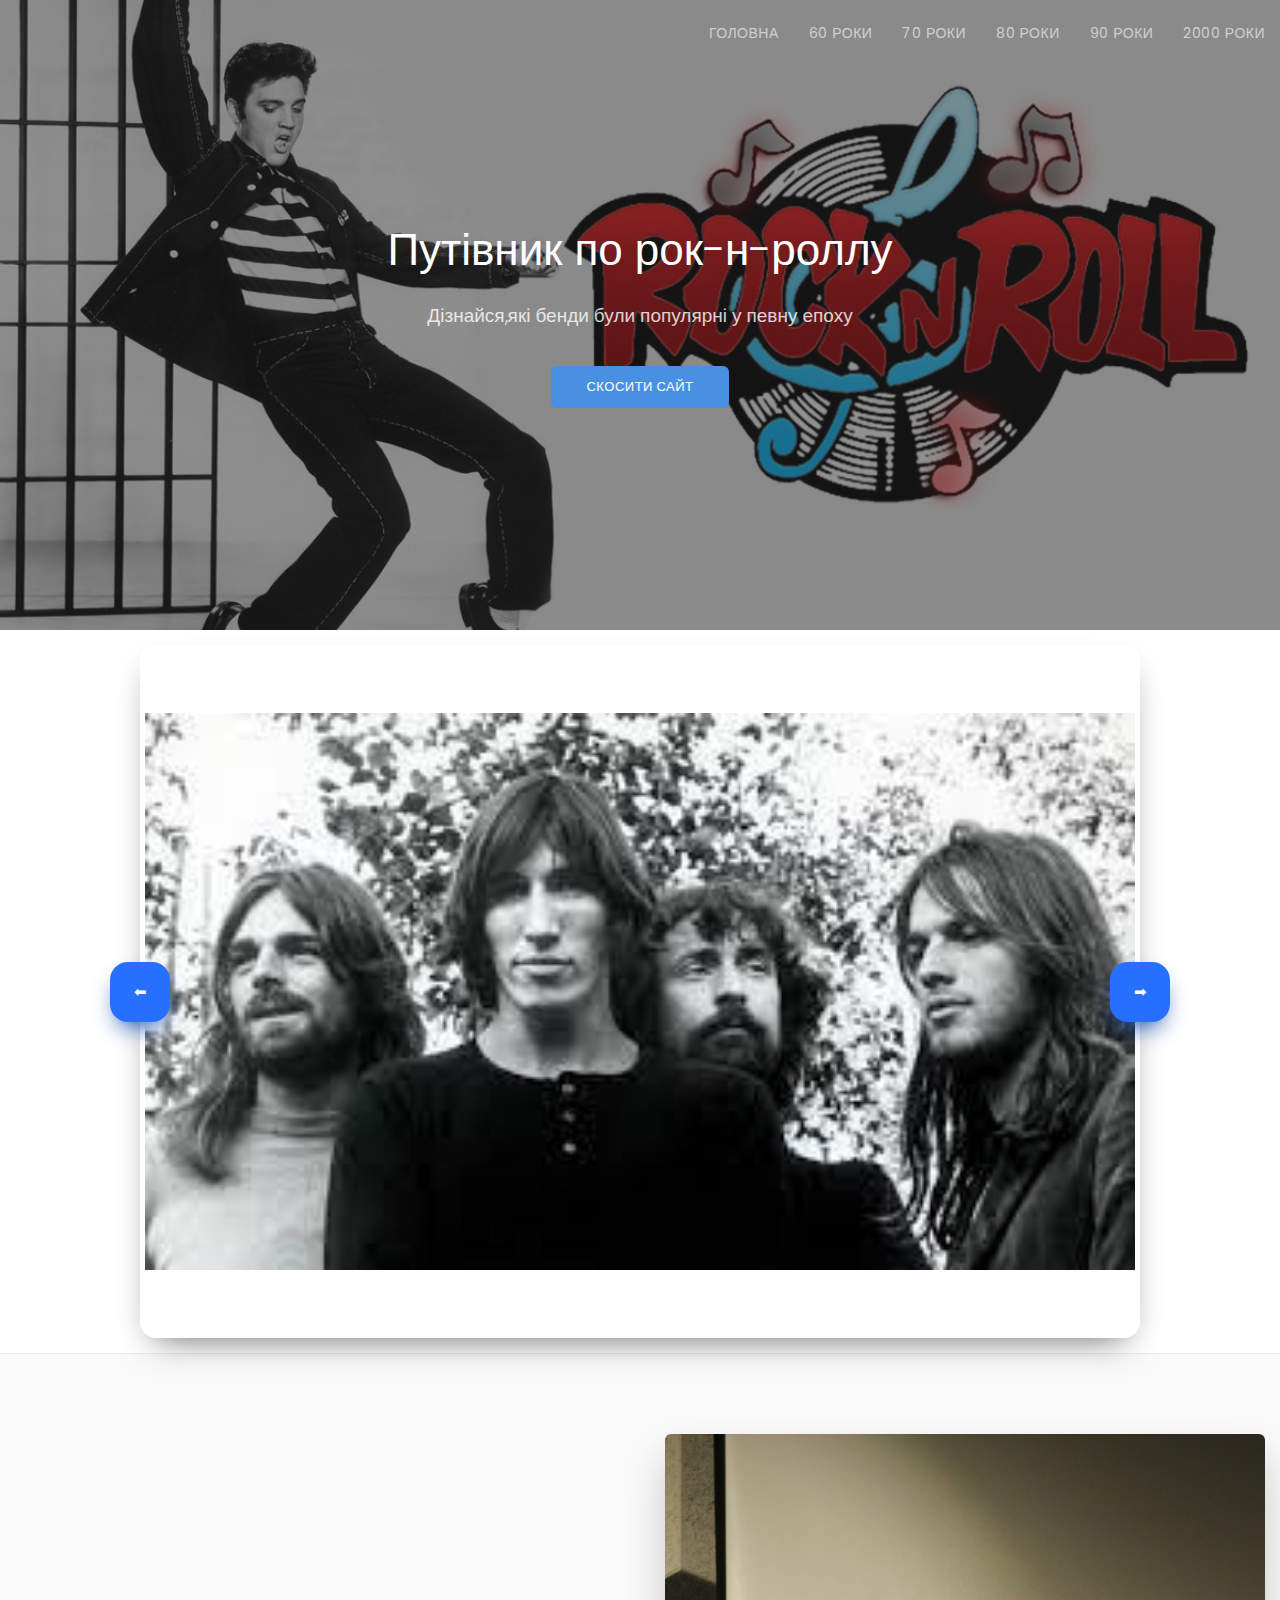
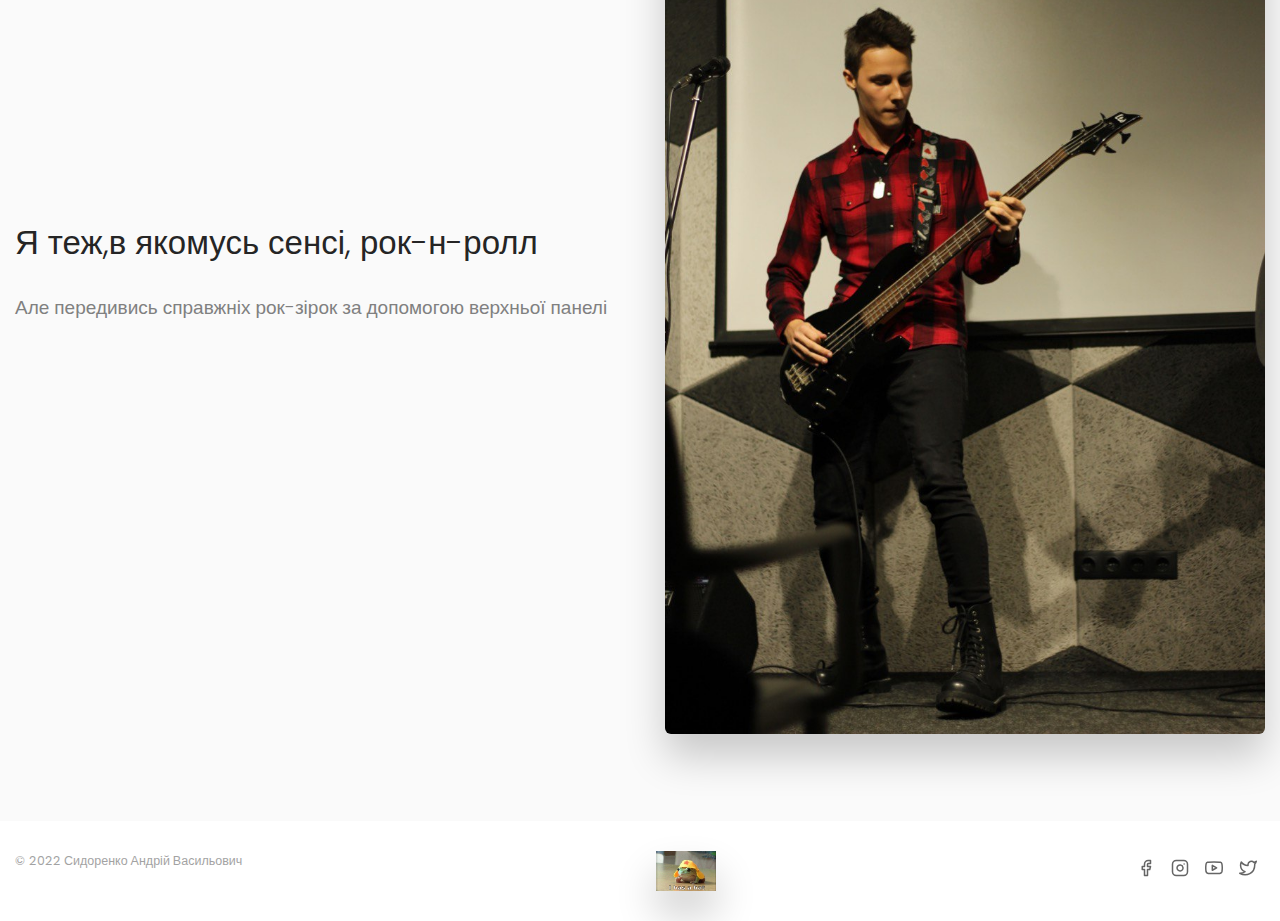
<file: Курсовая Сидоренко/html/index.html>
<!doctype html>
<html lang="en">

<head>
  <meta charset="UTF-8">
  <meta name="viewport"
    content="width=device-width, user-scalable=no, initial-scale=1.0, maximum-scale=1.0, minimum-scale=1.0">
  <meta http-equiv="X-UA-Compatible" content="ie=edge">
  <title>Путівник по рок-н-роллу</title>
  <link rel="shortcut icon" href="../assets/icons/rok.png" type="image/x-icon">
  <link rel="stylesheet" href="../css/index.css">
  <link href="https://fonts.googleapis.com/css2?family=Open+Sans:wght@300;400;700&display=swap" rel="stylesheet">
  <link rel="preconnect" href="https://fonts.googleapis.com">
  <link rel="preconnect" href="https://fonts.gstatic.com" crossorigin>
  <link href="https://fonts.googleapis.com/css2?family=Poppins:wght@200&display=swap" rel="stylesheet">
</head>

<body>

  <!-- Header -->
  <header class="navbar">
    <div class="container">
      <a href="index.html" class="navbar-brand">
      </a>
      <nav class="navbar-nav">
        <ul>
          <li>
            <a href="index.html">Головна</a>
          </li>
          <li>
            <a href="60.html">60 роки</a>
          </li>
          <li>
            <a href="70.html">70 роки</a>
          </li>
          <li>
            <a href="80.html">80 роки</a>
          </li>
          <li>
            <a href="90.html">90 роки</a>
          </li>
          <li>
            <a href="2000.html">2000 роки</a>
          </li>
        </ul>
      </nav>
    </div>
  </header>

  <main>

    <!-- Hero Section -->
    <section class="hero" style="background-image: url('../assets/images/image.jpg')">
      <div class="container">
        <h1>Путівник по рок-н-роллу</h1>
        <p class="lead">Дізнайся,які бенди були популярні у певну епоху</p>
        <a href="#" class="btn btn-primary" id="back-btn" onclick="byeSite()">Скосити сайт</a>
      </div>
    </section>

    <div class="container-slider">
      <span id="previous"> ⬅ </span>
      <span id="next"> ➡ </span>

      <div id="slider" class="slider">
        <img class="img-slider" src="../assets/images/60/Pink%20Floyd.jpg">
        <img class="img-slider" src="../assets/images/2000/Linkin%20Parking.jpg">
        <img class="img-slider" src="../assets/images/2000/Twenty%20One%20Pilots.jpg">
        <img class="img-slider" src="../assets/images/60/Pink%20Floyd.jpg">
        <img class="img-slider" src="../assets/images/60/The%20Beatles.jpg">
      </div>
    </div>

    <!-- Split Section -->
    <section class="section-padding section-grey">
      <div class="container">
        <div class="split-section">
          <div class="split-section__text">
            <h2>Я теж,в якомусь сенсі, рок-н-ролл</h2>
            <p class="lead">Але передивись справжніх рок-зірок за допомогою верхньої панелі</p>
          </div>
          <div class="split-section__image">
            <img src="../assets/images/me.jpg" alt="Laptop" class="img-shadow img-rounded">
          </div>
        </div>
      </div>
    </section>
  </main>

  <!-- Footer -->
  <footer>
    <div class="container">
      <div class="footer-row">
        <small class="footer-copyright">© 2022 Сидоренко Андрій Васильович </small>
          <img src="../assets/images/jab.jpg" width="60px" height="40px" alt="Laptop" class="img-shadow img-squared">
        <ul class="footer-social">
          <li>
            <a href="#">
              <img src="../assets/icons/facebook.svg" alt="WebDev on Facebook">
            </a>
          </li>
          <li>
            <a href="https://www.instagram.com/zawadnoi/">
              <img src="../assets/icons/instagram.svg" alt="WebDev on Instagram">
            </a>
          </li>
          <li>
            <a href="https://youtu.be/aZWWlqDy8nE">
              <img src="../assets/icons/youtube.svg" alt="WebDev on Youtube">
            </a>
          </li>
          <li>
            <a href="#">
              <img src="../assets/icons/twitter.svg" alt="WebDev on Twitter">
            </a>
          </li>
        </ul>
      </div>
    </div>
  </footer>

</body>

<script>
  function byeSite() {
    window.document.querySelector("body").classList.toggle('byeSite');
  }

  const nextEl = document.getElementById("next");
  const previousEl = document.getElementById("previous");
  const sliderEl = document.getElementById("slider");
  //const imgWidth = sliderEl.offsetWidth;
  nextEl.addEventListener("click", onNextClick);
  previousEl.addEventListener("click", onPreviousClick);
  const imgWidth = sliderEl.offsetWidth;

  const loopAutoNext = (time) => {
    setTimeout(() => {
      onNextClick()
      loopAutoNext(5000)
    }, time);
  }

  loopAutoNext(5000)

  function onNextClick() {

    sliderEl.scrollLeft += imgWidth;
    //return to beginning
    const sliderFullWidth = sliderEl.scrollWidth
    const lastSlide = sliderFullWidth - imgWidth
    if (lastSlide == sliderEl.scrollLeft) {
      sliderEl.scrollLeft = 0
    }
  }

  function onPreviousClick() {
    const imgWidth = sliderEl.offsetWidth;
    sliderEl.scrollLeft -= imgWidth;
  }

</script>

</html>
</file>
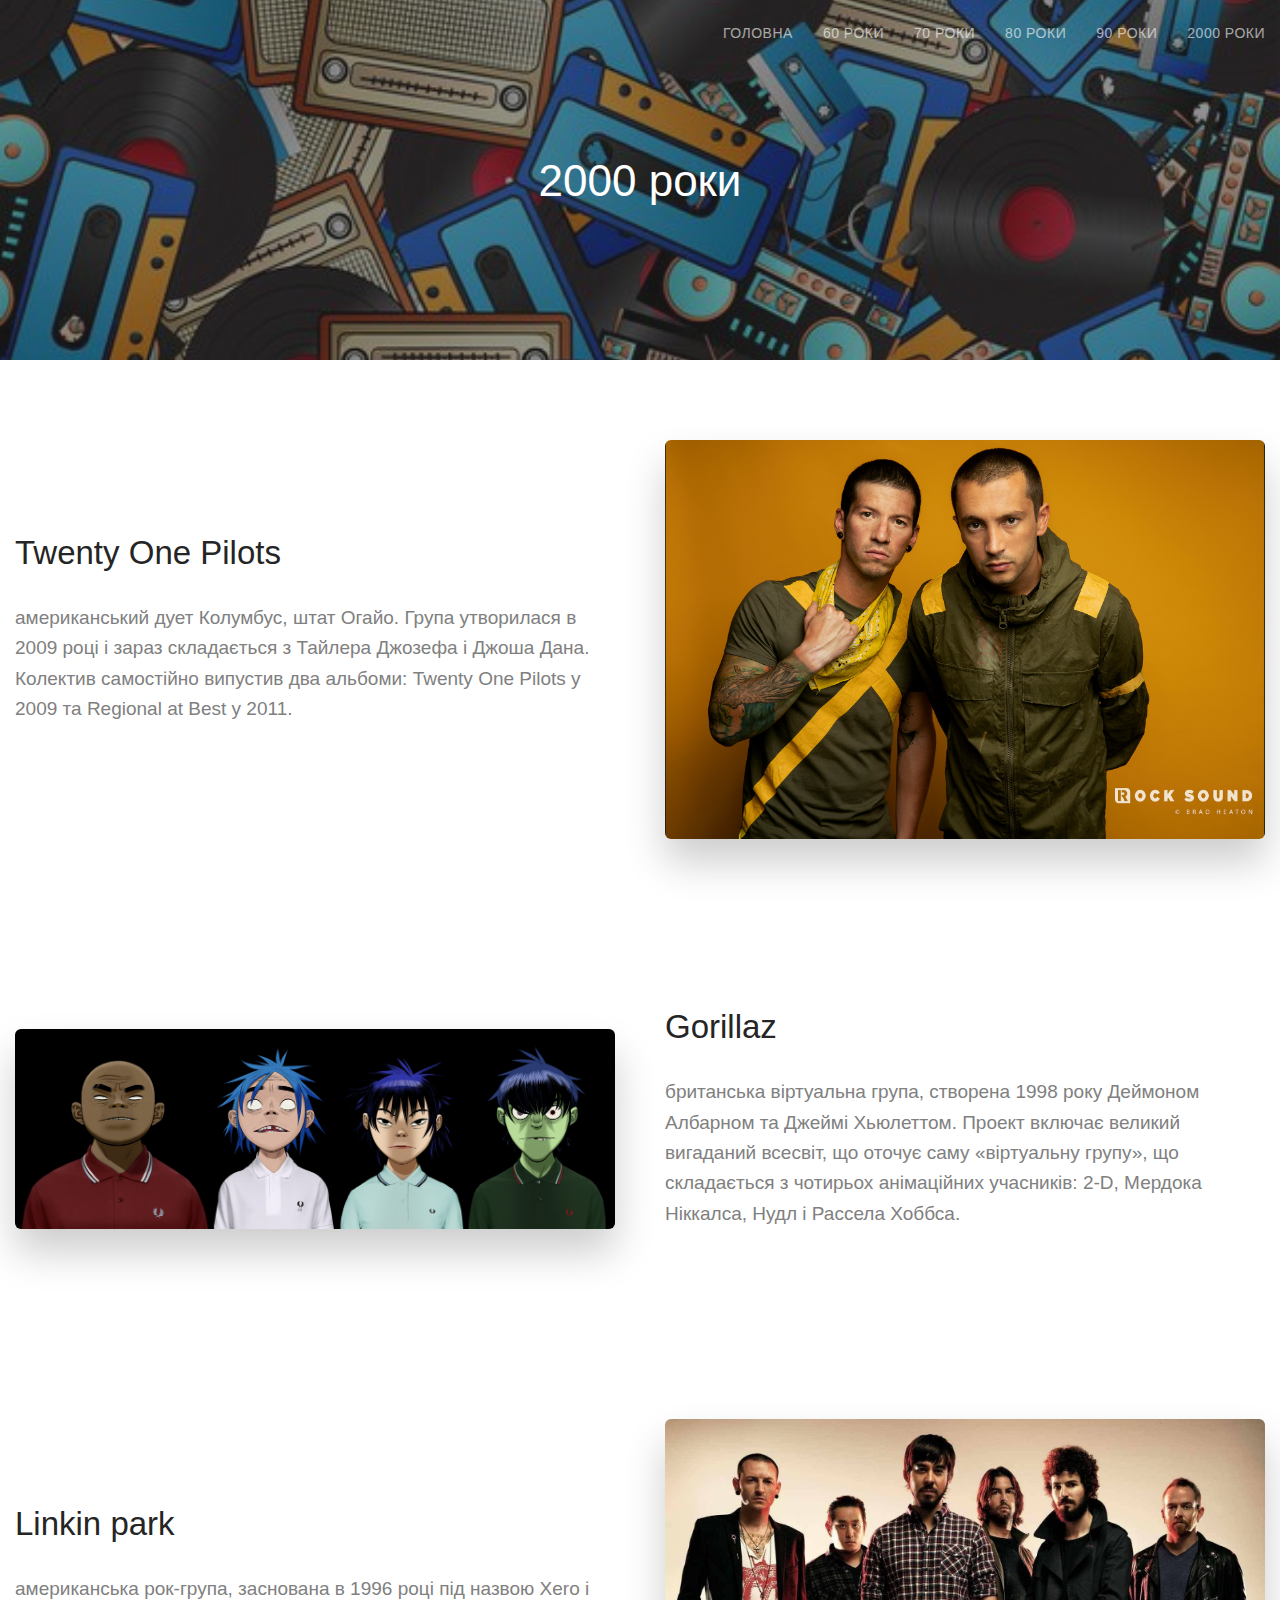
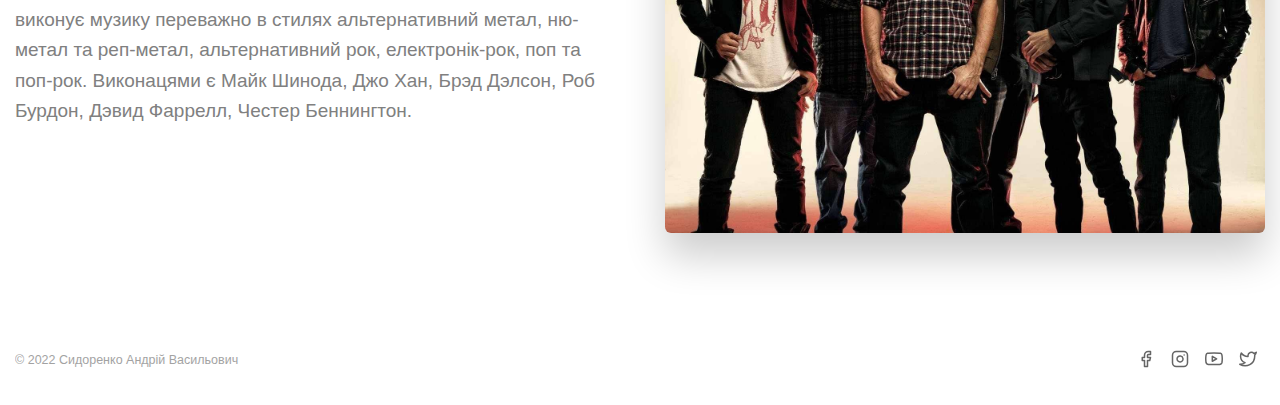
<file: Курсовая Сидоренко/html/2000.html>
<!doctype html>
<html lang="en">

<head>
    <meta charset="UTF-8">
    <meta name="viewport"
          content="width=device-width, user-scalable=no, initial-scale=1.0, maximum-scale=1.0, minimum-scale=1.0">
    <meta http-equiv="X-UA-Compatible" content="ie=edge">
    <title>2000 роки</title>
    <link rel="shortcut icon" href="../assets/icons/rok.png" type="image/x-icon">
    <link rel="stylesheet" href="../css/index.css">
    <link href="https://fonts.googleapis.com/css2?family=Open+Sans:wght@300;400;700&display=swap" rel="stylesheet">
</head>

<body>

<!-- Header -->
<header class="navbar">
    <div class="container">
        <a href="index.html" class="navbar-brand">
        </a>
        <nav class="navbar-nav">
            <ul>
                <li>
                    <a href="index.html">Головна</a>
                </li>
                <li>
                    <a href="60.html">60 роки</a>
                </li>
                <li>
                    <a href="70.html">70 роки</a>
                </li>
                <li>
                    <a href="80.html">80 роки</a>
                </li>
                <li>
                    <a href="90.html">90 роки</a>
                </li>
                <li>
                    <a href="2000.html">2000 роки</a>
                </li>
            </ul>
        </nav>
    </div>
</header>

<main>

    <!-- Hero Section -->
    <section class="hero hero-sm" style="background-image: url('../assets/images/2000/header_fon.jpg')">
        <div class="container">
            <h1 class="mb-0">2000 роки</h1>
        </div>
    </section>

    <!-- Split Section -->
    <section class="section-padding">
        <div class="container">
            <div class="split-section">
                <div class="split-section__text">
                    <h2>Twenty One Pilots</h2>
                    <p class="lead">американський дует Колумбус, штат Огайо. Група утворилася в 2009 році і зараз складається з Тайлера Джозефа і Джоша Дана. Колектив самостійно випустив два альбоми: Twenty One Pilots у 2009 та Regional at Best у 2011.</p>
                </div>
                <div class="split-section__image">
                    <img src="../assets/images/2000/Twenty%20One%20Pilots.jpg" alt="Laptop" class="img-shadow img-rounded">
                </div>
            </div>
        </div>
    </section>

    <!-- Split Section -->
    <section class="section-padding">
        <div class="container">
            <div class="split-section">
                <div class="split-section__image">
                    <img src="../assets/images/2000/Gorillaz.jpg" alt="Laptop" class="img-shadow img-rounded">
                </div>
                <div class="split-section__text">
                    <h2>Gorillaz</h2>
                    <p class="lead">британська віртуальна група, створена 1998 року Деймоном Албарном та Джеймі Хьюлеттом. Проект включає великий вигаданий всесвіт, що оточує саму «віртуальну групу», що складається з чотирьох анімаційних учасників: 2-D, Мердока Ніккалса, Нудл і Рассела Хоббса.</p>
                </div>
            </div>
        </div>
    </section>

    <!-- Split Section -->
    <section class="section-padding">
        <div class="container">
            <div class="split-section">
                <div class="split-section__text">
                    <h2>Linkin park</h2>
                    <p class="lead">американська рок-група, заснована в 1996 році під назвою Xero і виконує музику переважно в стилях альтернативний метал, ню-метал та реп-метал, альтернативний рок, електронік-рок, поп та поп-рок. Виконацями є Майк Шинода, Джо Хан, Брэд Дэлсон, Роб Бурдон, Дэвид Фаррелл,  Честер Беннингтон.</p>
                </div>
                <div class="split-section__image">
                    <img src="../assets/images/2000/Linkin Parking.jpg" alt="Laptop" class="img-shadow img-rounded">
                </div>
            </div>
        </div>
    </section>

</main>

<!-- Footer -->
<footer>
    <div class="container">
        <div class="footer-row">
            <small class="footer-copyright">© 2022 Сидоренко Андрій Васильович</small>
            <ul class="footer-social">
                <li>
                    <a href="#">
                        <img src="../assets/icons/facebook.svg" alt="WebDev on Facebook">
                    </a>
                </li>
                <li>
                    <a href="https://www.instagram.com/zawadnoi/">
                        <img src="../assets/icons/instagram.svg" alt="WebDev on Instagram">
                    </a>
                </li>
                <li>
                    <a href="https://youtu.be/aZWWlqDy8nE">
                        <img src="../assets/icons/youtube.svg" alt="WebDev on Youtube">
                    </a>
                </li>
                <li>
                    <a href="#">
                        <img src="../assets/icons/twitter.svg" alt="WebDev on Twitter">
                    </a>
                </li>
            </ul>
        </div>
    </div>
</footer>

</body>

</html>
</file>
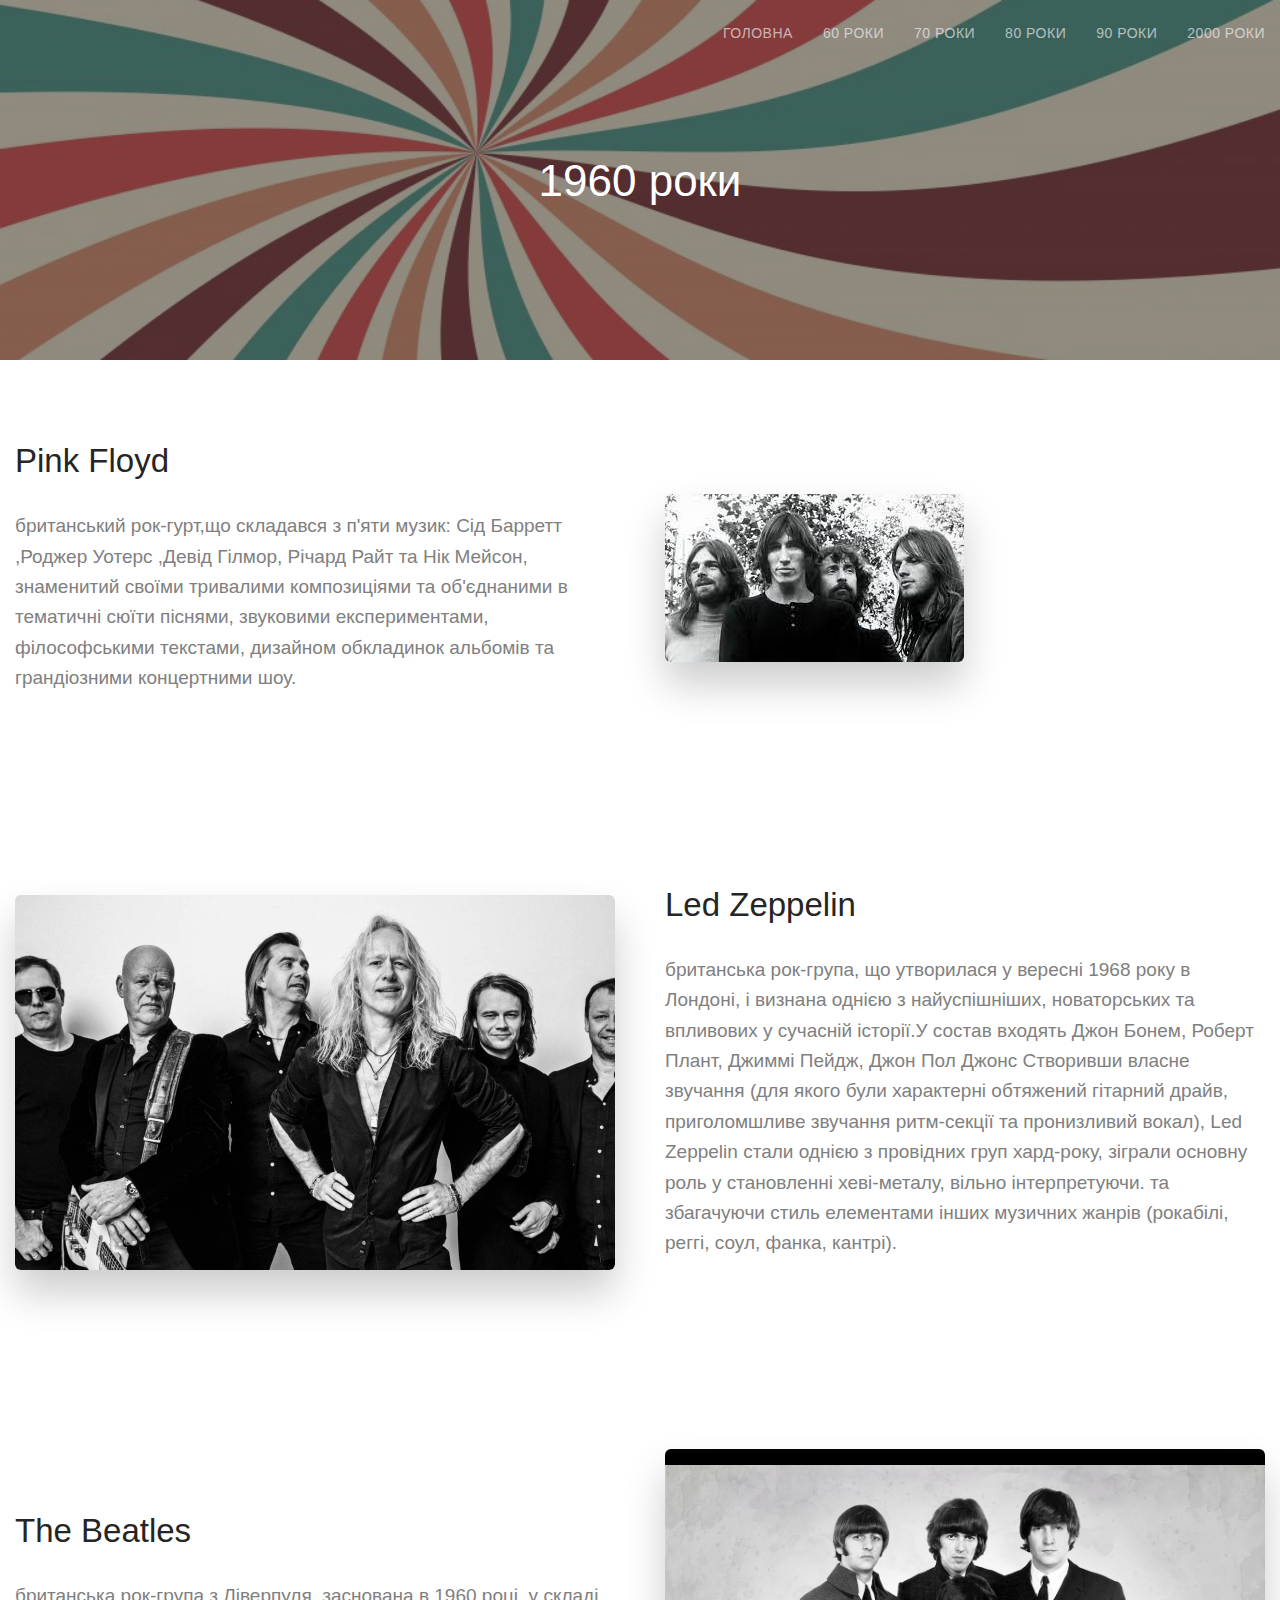
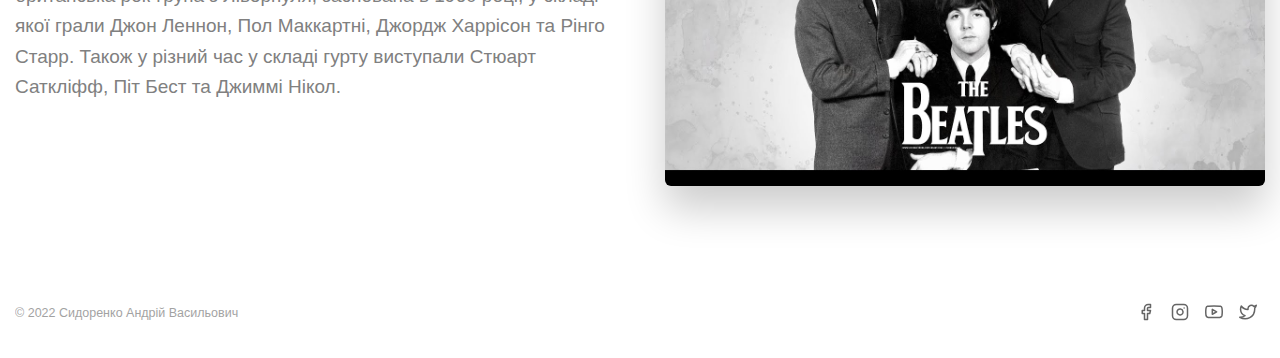
<file: Курсовая Сидоренко/html/60.html>
<!doctype html>
<html lang="en">

<head>
  <meta charset="UTF-8">
  <meta name="viewport"
    content="width=device-width, user-scalable=no, initial-scale=1.0, maximum-scale=1.0, minimum-scale=1.0">
  <meta http-equiv="X-UA-Compatible" content="ie=edge">
  <title>60 роки</title>
  <link rel="shortcut icon" href="../assets/icons/rok.png" type="image/x-icon">
  <link rel="stylesheet" href="../css/index.css">
  <link href="https://fonts.googleapis.com/css2?family=Open+Sans:wght@300;400;700&display=swap" rel="stylesheet">
</head>

<body>

  <!-- Header -->
  <header class="navbar">
    <div class="container">
      <a href="index.html" class="navbar-brand">
      </a>
      <nav class="navbar-nav">
        <ul>
          <li>
            <a href="index.html">Головна</a>
          </li>
          <li>
            <a href="60.html">60 роки</a>
          </li>
          <li>
            <a href="70.html">70 роки</a>
          </li>
          <li>
            <a href="80.html">80 роки</a>
          </li>
          <li>
            <a href="90.html">90 роки</a>
          </li>
          <li>
            <a href="2000.html">2000 роки</a>
          </li>
        </ul>
      </nav>
    </div>
  </header>

  <main>

    <!-- Hero Section -->
    <section class="hero hero-sm" style="background-image: url('../assets/images/60/header.jpg')">
      <div class="container">
        <h1 class="mb-0">1960 роки</h1>
      </div>
    </section>

    <!-- Split Section -->
    <section class="section-padding">
      <div class="container">
        <div class="split-section">
          <div class="split-section__text">
            <h2>Pink Floyd</h2>
            <p class="lead">британський рок-гурт,що складався з п'яти музик: Сід Барретт ,Роджер Уотерс ,Девід Гілмор, Річард Райт та Нік Мейсон, знаменитий своїми тривалими композиціями та об'єднаними в тематичні сюїти піснями, звуковими експериментами, філософськими текстами, дизайном обкладинок альбомів та грандіозними концертними шоу.</p>
          </div>
          <div class="split-section__image">
            <img src="../assets/images/60/Pink%20Floyd.jpg" alt="Laptop" class="img-shadow img-rounded">
          </div>
        </div>
      </div>
    </section>

    <!-- Split Section -->
    <section class="section-padding">
      <div class="container">
        <div class="split-section">
          <div class="split-section__image">
            <img src="../assets/images/60/Led%20Zeppelin.jpg" alt="Laptop" class="img-shadow img-rounded">
          </div>
          <div class="split-section__text">
            <h2>Led Zeppelin</h2>
            <p class="lead">британська рок-група, що утворилася у вересні 1968 року в Лондоні, і визнана однією з найуспішніших, новаторських та впливових у сучасній історії.У состав входять Джон Бонем, Роберт Плант, Джиммі Пейдж, Джон Пол Джонс Створивши власне звучання (для якого були характерні обтяжений гітарний драйв, приголомшливе звучання ритм-секції та пронизливий вокал), Led Zeppelin стали однією з провідних груп хард-року, зіграли основну роль у становленні хеві-металу, вільно інтерпретуючи. та збагачуючи стиль елементами інших музичних жанрів (рокабілі, реггі, соул, фанка, кантрі).</p>
          </div>
        </div>
      </div>
    </section>

    <!-- Split Section -->
    <section class="section-padding">
      <div class="container">
        <div class="split-section">
          <div class="split-section__text">
            <h2>The Beatles</h2>
            <p class="lead">британська рок-група з Ліверпуля, заснована в 1960 році, у складі якої грали Джон Леннон, Пол Маккартні, Джордж Харрісон та Рінго Старр. Також у різний час у складі гурту виступали Стюарт Саткліфф, Піт Бест та Джиммі Нікол.</p>
          </div>
          <div class="split-section__image">
            <img src="../assets/images/60/The%20Beatles.jpg" alt="Laptop" class="img-shadow img-rounded">
          </div>
        </div>
      </div>
    </section>

  </main>

  <!-- Footer -->
  <footer>
    <div class="container">
      <div class="footer-row">
        <small class="footer-copyright">© 2022 Сидоренко Андрій Васильович</small>
        <ul class="footer-social">
          <li>
            <a href="#">
              <img src="../assets/icons/facebook.svg" alt="WebDev on Facebook">
            </a>
          </li>
          <li>
            <a href="https://www.instagram.com/zawadnoi/">
              <img src="../assets/icons/instagram.svg" alt="WebDev on Instagram">
            </a>
          </li>
          <li>
            <a href="https://youtu.be/aZWWlqDy8nE">
              <img src="../assets/icons/youtube.svg" alt="WebDev on Youtube">
            </a>
          </li>
          <li>
            <a href="#">
              <img src="../assets/icons/twitter.svg" alt="WebDev on Twitter">
            </a>
          </li>
        </ul>
      </div>
    </div>
  </footer>

</body>

</html>
</file>
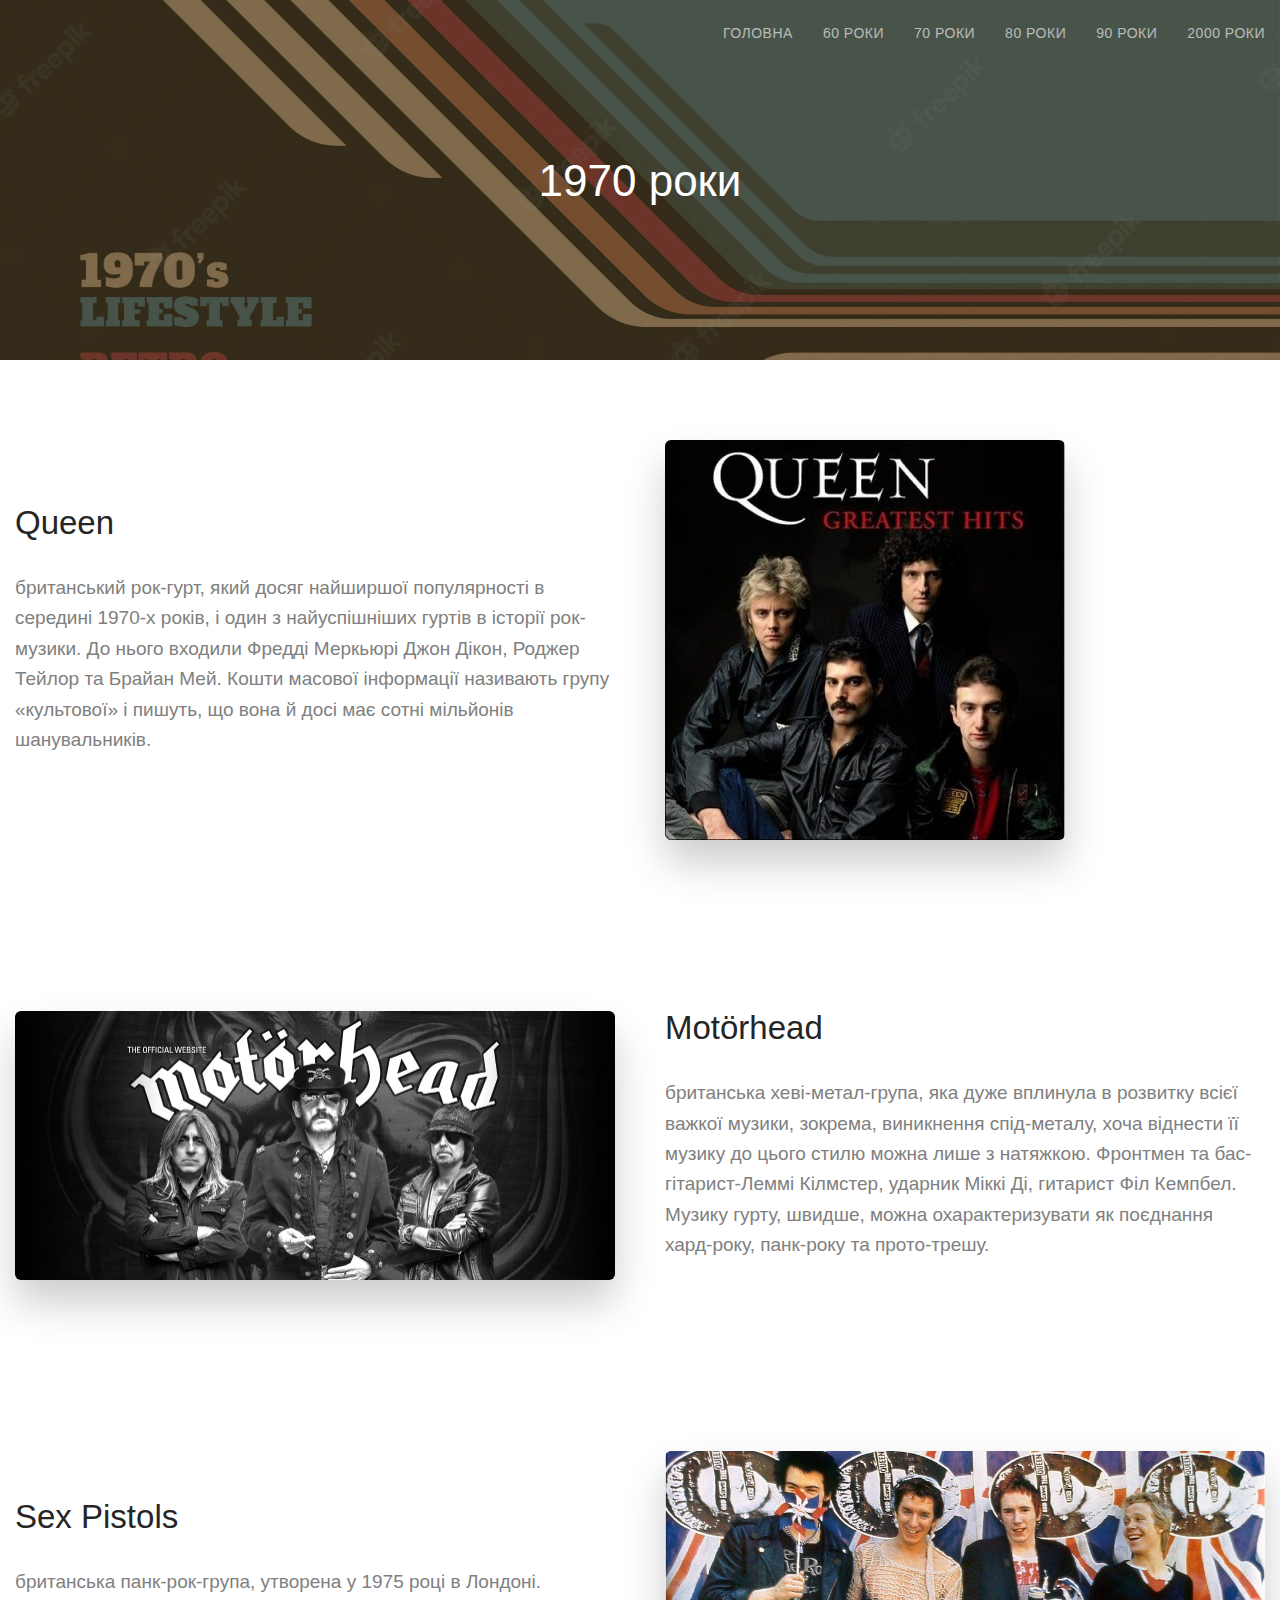
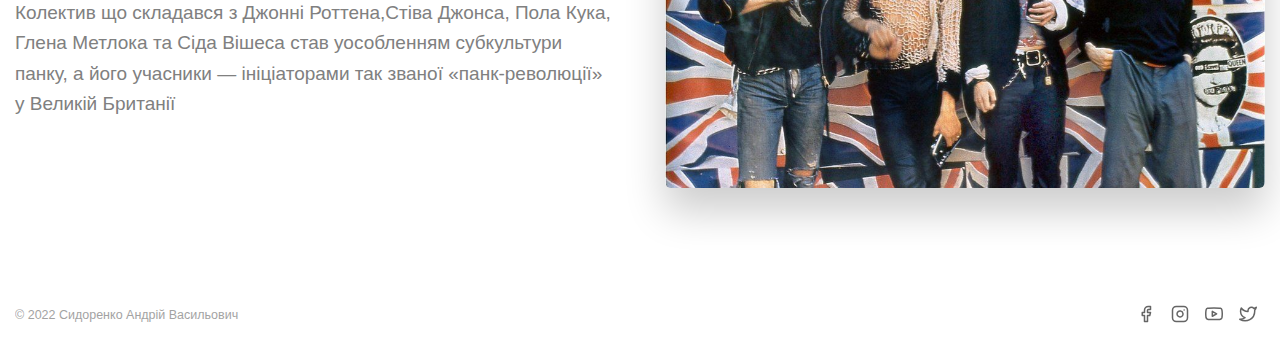
<file: Курсовая Сидоренко/html/70.html>
<!doctype html>
<html lang="en">

<head>
    <meta charset="UTF-8">
    <meta name="viewport"
        content="width=device-width, user-scalable=no, initial-scale=1.0, maximum-scale=1.0, minimum-scale=1.0">
    <meta http-equiv="X-UA-Compatible" content="ie=edge">
    <title>70 роки</title>
    <link rel="shortcut icon" href="../assets/icons/rok.png" type="image/x-icon">
    <link rel="stylesheet" href="../css/index.css">
    <link href="https://fonts.googleapis.com/css2?family=Open+Sans:wght@300;400;700&display=swap" rel="stylesheet">
</head>

<body>

    <!-- Header -->
    <header class="navbar">
        <div class="container">
            <a href="index.html" class="navbar-brand">
            </a>
            <nav class="navbar-nav">
                <ul>
                    <li>
                        <a href="index.html">Головна</a>
                    </li>
                    <li>
                        <a href="60.html">60 роки</a>
                    </li>
                    <li>
                        <a href="70.html">70 роки</a>
                    </li>
                    <li>
                        <a href="80.html">80 роки</a>
                    </li>
                    <li>
                        <a href="90.html">90 роки</a>
                    </li>
                    <li>
                        <a href="2000.html">2000 роки</a>
                    </li>
                </ul>
            </nav>
        </div>
    </header>

    <main>

        <!-- Hero Section -->
        <section class="hero hero-sm"
            style="background-image: url('../assets/images/70/abstract-1970-s-background-design-in-retro-style_22415-1935.webp')">
            <div class="container">
                <h1 class="mb-0">1970 роки</h1>
            </div>
        </section>

        <!-- Split Section -->
        <section class="section-padding">
            <div class="container">
                <div class="split-section">
                    <div class="split-section__text">
                        <h2>Queen</h2>
                        <p class="lead">британський рок-гурт, який досяг найширшої популярності в середині 1970-х років,
                            і один з найуспішніших гуртів в історії рок-музики. До нього входили Фредді Меркьюрі Джон
                            Дікон, Роджер Тейлор та Брайан Мей. Кошти масової інформації називають групу «культової» і
                            пишуть, що вона й досі має сотні мільйонів шанувальників.</p>
                    </div>
                    <div class="split-section__image">
                        <img src="../assets/images/70/Queen.jpg" alt="Laptop" class="img-shadow img-rounded">
                    </div>
                </div>
            </div>
        </section>

        <!-- Split Section -->
        <section class="section-padding">
            <div class="container">
                <div class="split-section">
                    <div class="split-section__image">
                        <img src="../assets/images/70/Motörhead.jpg" alt="Laptop" class="img-shadow img-rounded">
                    </div>
                    <div class="split-section__text">
                        <h2>Motörhead</h2>
                        <p class="lead"> британська хеві-метал-група, яка дуже вплинула в розвитку всієї важкої музики,
                            зокрема, виникнення спід-металу, хоча віднести її музику до цього стилю можна лише з
                            натяжкою.
                            Фронтмен та бас-гітарист-Леммі Кілмстер, ударник Міккі Ді, гитарист Філ Кемпбел. Музику
                            гурту, швидше, можна охарактеризувати як поєднання хард-року, панк-року та прото-трешу.</p>
                    </div>
                </div>
            </div>
        </section>

        <!-- Split Section -->
        <section class="section-padding">
            <div class="container">
                <div class="split-section">
                    <div class="split-section__text">
                        <h2>Sex Pistols</h2>
                        <p class="lead">британська панк-рок-група,  утворена у 1975 році в Лондоні. Колектив  що складався з Джонні Роттена,Стіва Джонса, Пола Кука, Глена Метлока та Сіда Вішеса став
                        уособленням субкультури панку, а його учасники — ініціаторами так званої «панк-революції» у Великій Британії</p>
                    </div>
                    <div class="split-section__image">
                        <img src="../assets/images/70/Sex%20Pistols.jpg" alt="Laptop" class="img-shadow img-rounded">
                    </div>
                </div>
            </div>
        </section>

    </main>

    <!-- Footer -->
    <footer>
        <div class="container">
            <div class="footer-row">
                <small class="footer-copyright">© 2022 Сидоренко Андрій Васильович</small>
                <ul class="footer-social">
                    <li>
                        <a href="#">
                            <img src="../assets/icons/facebook.svg" alt="WebDev on Facebook">
                        </a>
                    </li>
                    <li>
                        <a href="https://www.instagram.com/zawadnoi/">
                            <img src="../assets/icons/instagram.svg" alt="WebDev on Instagram">
                        </a>
                    </li>
                    <li>
                        <a href="https://youtu.be/aZWWlqDy8nE">
                            <img src="../assets/icons/youtube.svg" alt="WebDev on Youtube">
                        </a>
                    </li>
                    <li>
                        <a href="#">
                            <img src="../assets/icons/twitter.svg" alt="WebDev on Twitter">
                        </a>
                    </li>
                </ul>
            </div>
        </div>
    </footer>

</body>

</html>
</file>
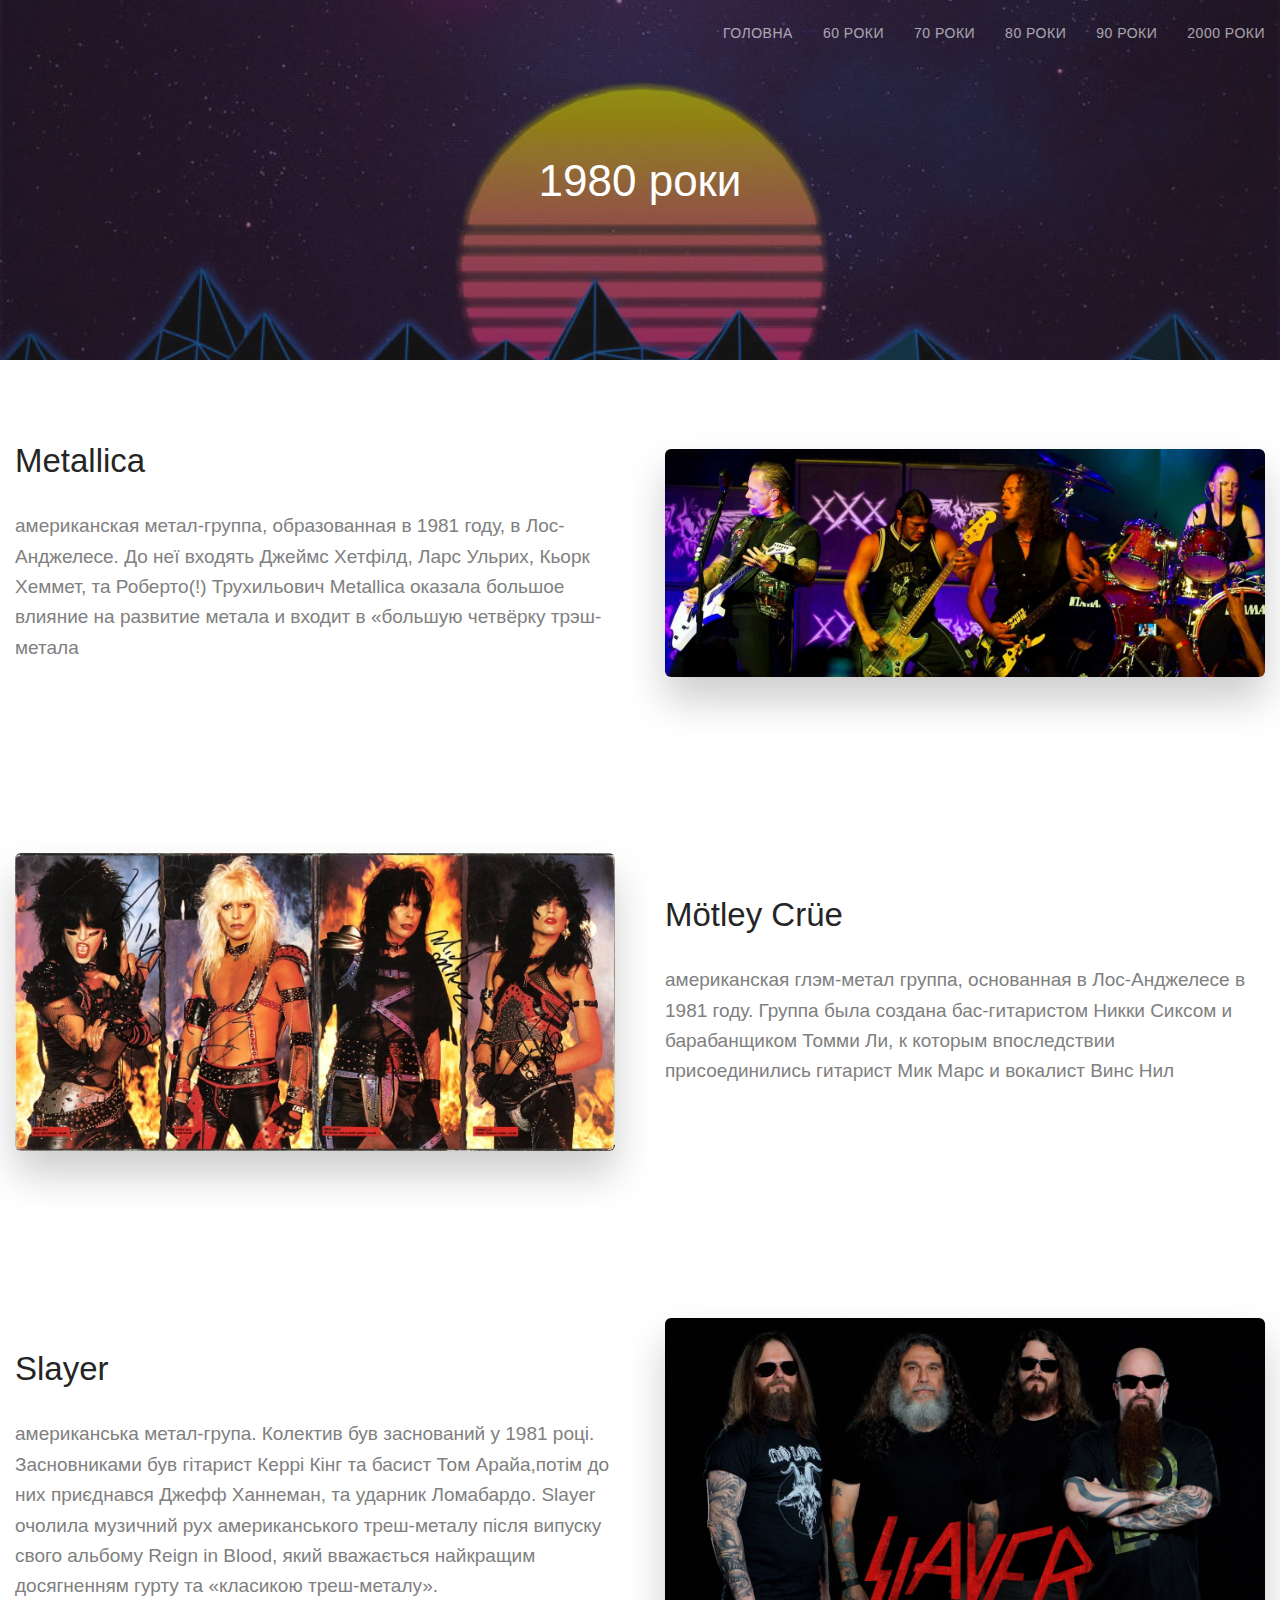
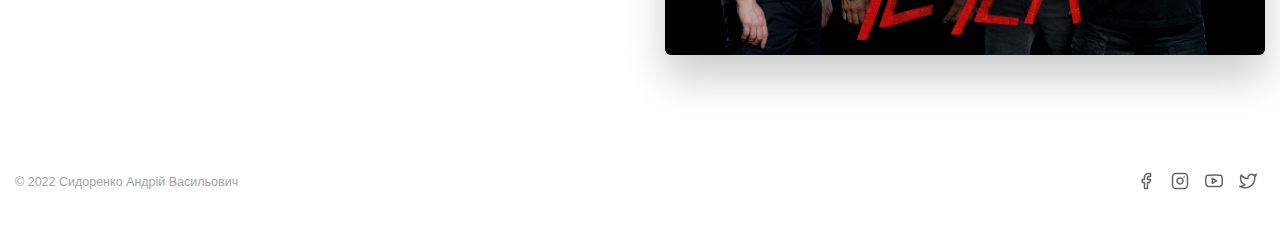
<file: Курсовая Сидоренко/html/80.html>
<!doctype html>
<html lang="en">

<head>
    <meta charset="UTF-8">
    <meta name="viewport"
          content="width=device-width, user-scalable=no, initial-scale=1.0, maximum-scale=1.0, minimum-scale=1.0">
    <meta http-equiv="X-UA-Compatible" content="ie=edge">
    <title>80 роки</title>
    <link rel="shortcut icon" href="../assets/icons/rok.png" type="image/x-icon">
    <link rel="stylesheet" href="../css/index.css">
    <link href="https://fonts.googleapis.com/css2?family=Open+Sans:wght@300;400;700&display=swap" rel="stylesheet">
</head>

<body>

<!-- Header -->
<header class="navbar">
    <div class="container">
        <a href="index.html" class="navbar-brand">
        </a>
        <nav class="navbar-nav">
            <ul>
                <li>
                    <a href="index.html">Головна</a>
                </li>
                <li>
                    <a href="60.html">60 роки</a>
                </li>
                <li>
                    <a href="70.html">70 роки</a>
                </li>
                <li>
                    <a href="80.html">80 роки</a>
                </li>
                <li>
                    <a href="90.html">90 роки</a>
                </li>
                <li>
                    <a href="2000.html">2000 роки</a>
                </li>
            </ul>
        </nav>
    </div>
</header>

<main>

    <!-- Hero Section -->
    <section class="hero hero-sm" style="background-image: url('../assets/images/80/header_fon.jpg')">
        <div class="container">
            <h1 class="mb-0">1980 роки</h1>
        </div>
    </section>

    <!-- Split Section -->
    <section class="section-padding">
        <div class="container">
            <div class="split-section">
                <div class="split-section__text">
                    <h2>Metallica</h2>
                    <p class="lead">американская метал-группа, образованная в 1981 году, в Лос-Анджелесе. До неї входять Джеймс Хетфілд, Ларс Ульрих, Кьорк Хеммет, та Роберто(!) Трухильович Metallica оказала большое влияние на развитие метала и входит в «большую четвёрку трэш-метала</p>
                </div>
                <div class="split-section__image">
                    <img src="../assets/images/80/Metallica.jpg" alt="Laptop" class="img-shadow img-rounded">
                </div>
            </div>
        </div>
    </section>

    <!-- Split Section -->
    <section class="section-padding">
        <div class="container">
            <div class="split-section">
                <div class="split-section__image">
                    <img src="../assets/images/80/Mötley%20Crüe.jpg" alt="Laptop" class="img-shadow img-rounded">
                </div>
                <div class="split-section__text">
                    <h2>Mötley Crüe</h2>
                    <p class="lead">американская глэм-метал группа, основанная в Лос-Анджелесе в 1981 году. Группа была создана бас-гитаристом Никки Сиксом и барабанщиком Томми Ли, к которым впоследствии присоединились гитарист Мик Марс и вокалист Винс Нил</p>
                </div>
            </div>
        </div>
    </section>

    <!-- Split Section -->
    <section class="section-padding">
        <div class="container">
            <div class="split-section">
                <div class="split-section__text">
                    <h2>Slayer</h2>
                    <p class="lead">американська метал-група. Колектив був заснований у 1981 році. Засновниками був гітарист Керрі Кінг та басист Том Арайа,потім до них приєднався Джефф Ханнеман, та ударник Ломабардо. Slayer очолила музичний рух американського треш-металу після випуску свого альбому Reign in Blood, який вважається найкращим досягненням гурту та «класикою треш-металу».</p>
                </div>
                <div class="split-section__image">
                    <img src="../assets/images/80/Slayer.jpg" alt="Laptop" class="img-shadow img-rounded">
                </div>
            </div>
        </div>
    </section>

</main>

<!-- Footer -->
<footer>
    <div class="container">
        <div class="footer-row">
            <small class="footer-copyright">© 2022 Сидоренко Андрій Васильович</small>
            <ul class="footer-social">
                <li>
                    <a href="#">
                        <img src="../assets/icons/facebook.svg" alt="WebDev on Facebook">
                    </a>
                </li>
                <li>
                    <a href="https://www.instagram.com/zawadnoi/">
                        <img src="../assets/icons/instagram.svg" alt="WebDev on Instagram">
                    </a>
                </li>
                <li>
                    <a href="https://youtu.be/aZWWlqDy8nE">
                        <img src="../assets/icons/youtube.svg" alt="WebDev on Youtube">
                    </a>
                </li>
                <li>
                    <a href="#">
                        <img src="../assets/icons/twitter.svg" alt="WebDev on Twitter">
                    </a>
                </li>
            </ul>
        </div>
    </div>
</footer>

</body>

</html>
</file>
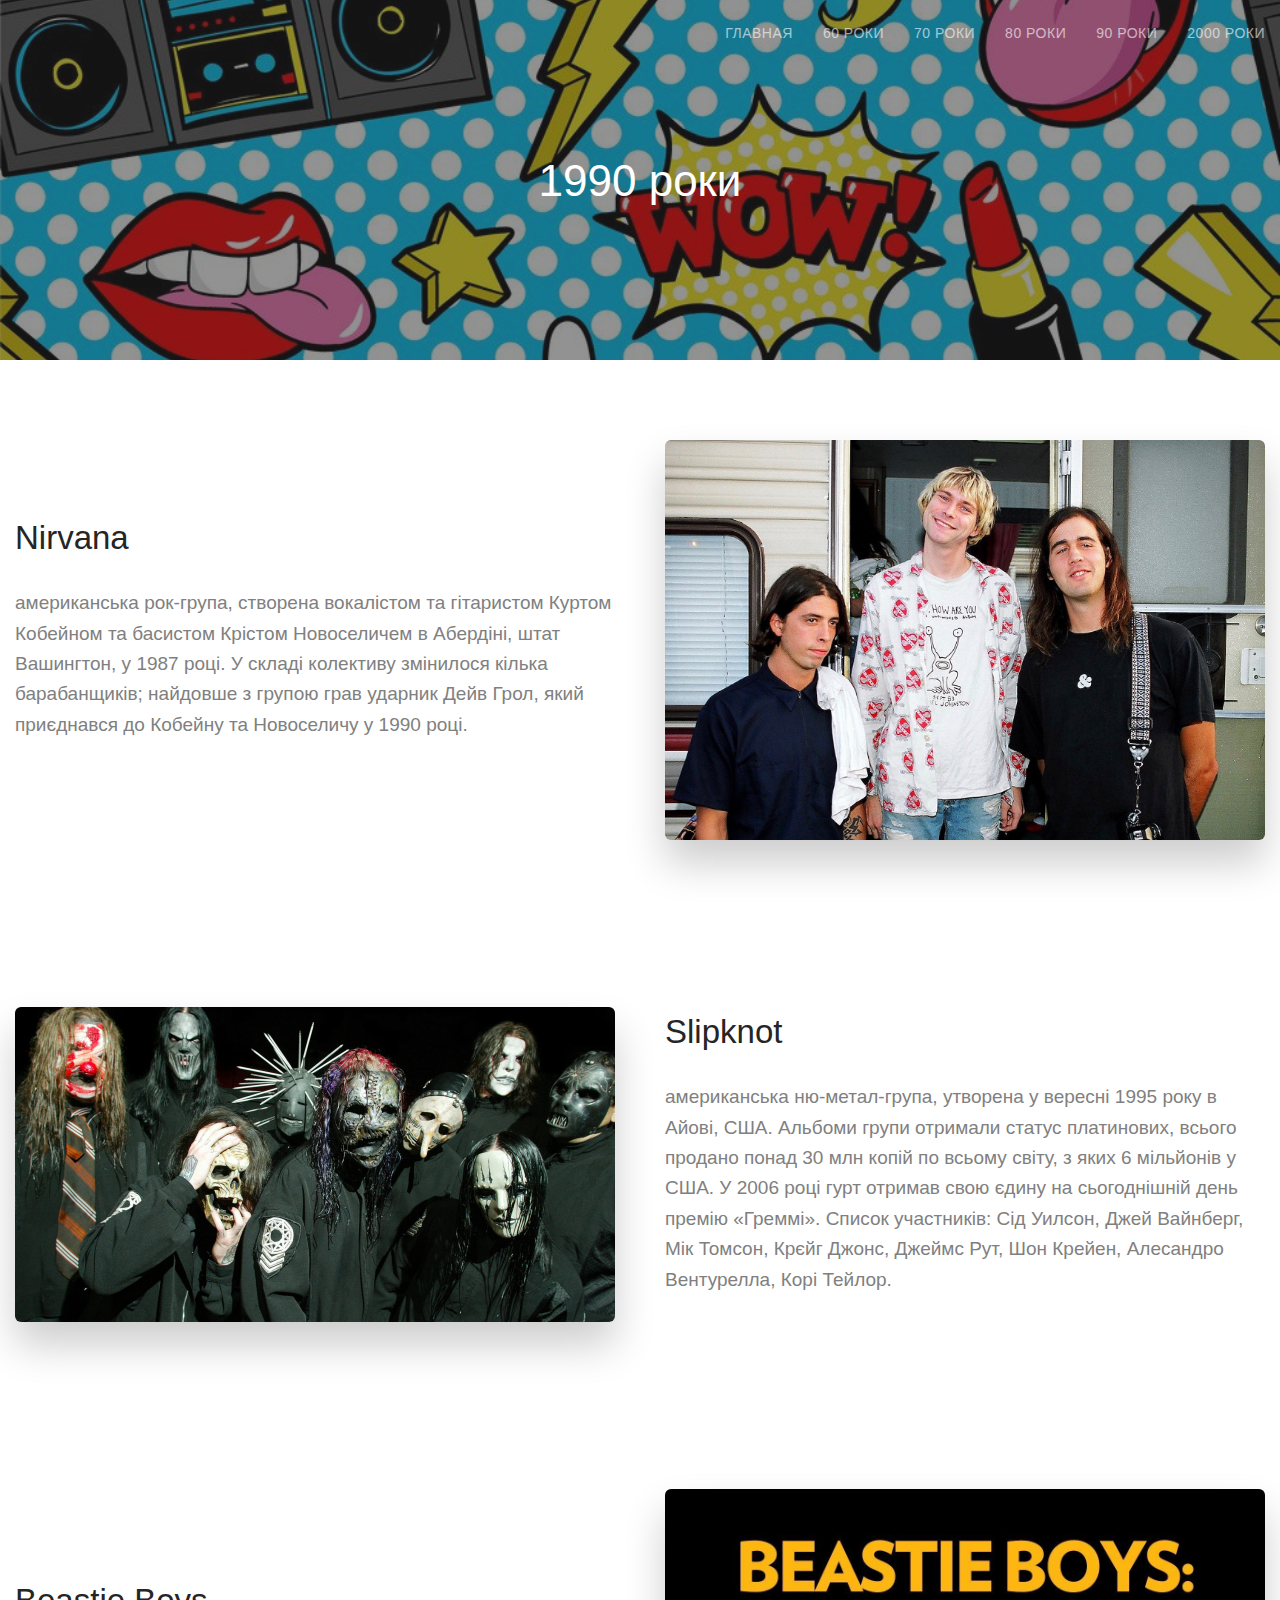
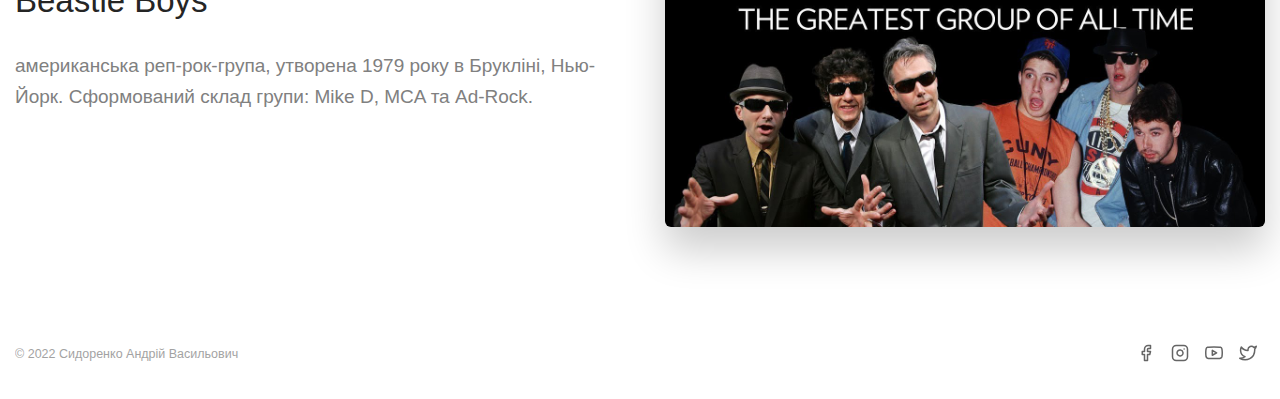
<file: Курсовая Сидоренко/html/90.html>
<!doctype html>
<html lang="en">

<head>
    <meta charset="UTF-8">
    <meta name="viewport"
          content="width=device-width, user-scalable=no, initial-scale=1.0, maximum-scale=1.0, minimum-scale=1.0">
    <meta http-equiv="X-UA-Compatible" content="ie=edge">
    <title>90 роки</title>
    <link rel="shortcut icon" href="../assets/icons/rok.png" type="image/x-icon">
    <link rel="stylesheet" href="../css/index.css">
    <link href="https://fonts.googleapis.com/css2?family=Open+Sans:wght@300;400;700&display=swap" rel="stylesheet">
</head>

<body>

<!-- Header -->
<header class="navbar">
    <div class="container">
        <a href="index.html" class="navbar-brand">
        </a>
        <nav class="navbar-nav">
            <ul>
                <li>
                    <a href="index.html">Главная</a>
                </li>
                <li>
                    <a href="60.html">60 роки</a>
                </li>
                <li>
                    <a href="70.html">70 роки</a>
                </li>
                <li>
                    <a href="80.html">80 роки</a>
                </li>
                <li>
                    <a href="90.html">90 роки</a>
                </li>
                <li>
                    <a href="2000.html">2000 роки</a>
                </li>
            </ul>
        </nav>
    </div>
</header>

<main>

    <!-- Hero Section -->
    <section class="hero hero-sm" style="background-image: url('../assets/images/90/header_fon.jpg')">
        <div class="container">
            <h1 class="mb-0">1990 роки</h1>
        </div>
    </section>

    <!-- Split Section -->
    <section class="section-padding">
        <div class="container">
            <div class="split-section">
                <div class="split-section__text">
                    <h2>Nirvana</h2>
                    <p class="lead">американська рок-група, створена вокалістом та гітаристом Куртом Кобейном та басистом Крістом Новоселичем в Абердіні, штат Вашингтон, у 1987 році. У складі колективу змінилося кілька барабанщиків; найдовше з групою грав ударник Дейв Грол, який приєднався до Кобейну та Новоселичу у 1990 році.</p>
                </div>
                <div class="split-section__image">
                    <img src="../assets/images/90/Nirvana.jpg" alt="Laptop" class="img-shadow img-rounded">
                </div>
            </div>
        </div>
    </section>

    <!-- Split Section -->
    <section class="section-padding">
        <div class="container">
            <div class="split-section">
                <div class="split-section__image">
                    <img src="../assets/images/90/Slipknot.jpg" alt="Laptop" class="img-shadow img-rounded">
                </div>
                <div class="split-section__text">
                    <h2>Slipknot</h2>
                    <p class="lead">американська ню-метал-група, утворена у вересні 1995 року в Айові, США. Альбоми групи отримали статус платинових, всього продано понад 30 млн копій по всьому світу, з яких 6 мільйонів у США. У 2006 році гурт отримав свою єдину на сьогоднішній день премію «Греммі».
                    Список участників:	Сід Уилсон, Джей Вайнберг, Мік Томсон, Крєйг Джонс, Джеймс Рут, Шон Крейен, Алесандро Вентурелла, Корі Тейлор.
                    </p>
                </div>
            </div>
        </div>
    </section>

    <!-- Split Section -->
    <section class="section-padding">
        <div class="container">
            <div class="split-section">
                <div class="split-section__text">
                    <h2>Beastie Boys</h2>
                    <p class="lead">американська реп-рок-група, утворена 1979 року в Брукліні, Нью-Йорк. Сформований склад групи: Mike D, MCA та Ad-Rock.</p>
                </div>
                <div class="split-section__image">
                    <img src="../assets/images/90/Beastie%20Boys.jpg" alt="Laptop" class="img-shadow img-rounded">
                </div>
            </div>
        </div>
    </section>

</main>

<!-- Footer -->
<footer>
    <div class="container">
        <div class="footer-row">
            <small class="footer-copyright">© 2022 Сидоренко Андрій Васильович</small>
            <ul class="footer-social">
                <li>
                    <a href="#">
                        <img src="../assets/icons/facebook.svg" alt="WebDev on Facebook">
                    </a>
                </li>
                <li>
                    <a href="https://www.instagram.com/zawadnoi/">
                        <img src="../assets/icons/instagram.svg" alt="WebDev on Instagram">
                    </a>
                </li>
                <li>
                    <a href="https://youtu.be/aZWWlqDy8nE">
                        <img src="../assets/icons/youtube.svg" alt="WebDev on Youtube">
                    </a>
                </li>
                <li>
                    <a href="#">
                        <img src="../assets/icons/twitter.svg" alt="WebDev on Twitter">
                    </a>
                </li>
            </ul>
        </div>
    </div>
</footer>

</body>

</html>
</file>
<file: Курсовая Сидоренко/css/index.css>
@import 'base/base.css';
@import 'global/global.css';
@import 'buttons/buttons.css';
@import 'hero/hero.css';
@import 'navbar/navbar.css';
@import 'section/index.css';
@import 'form/form.css';
@import 'footer/footer.css';
@import 'slider.css';
</file>
